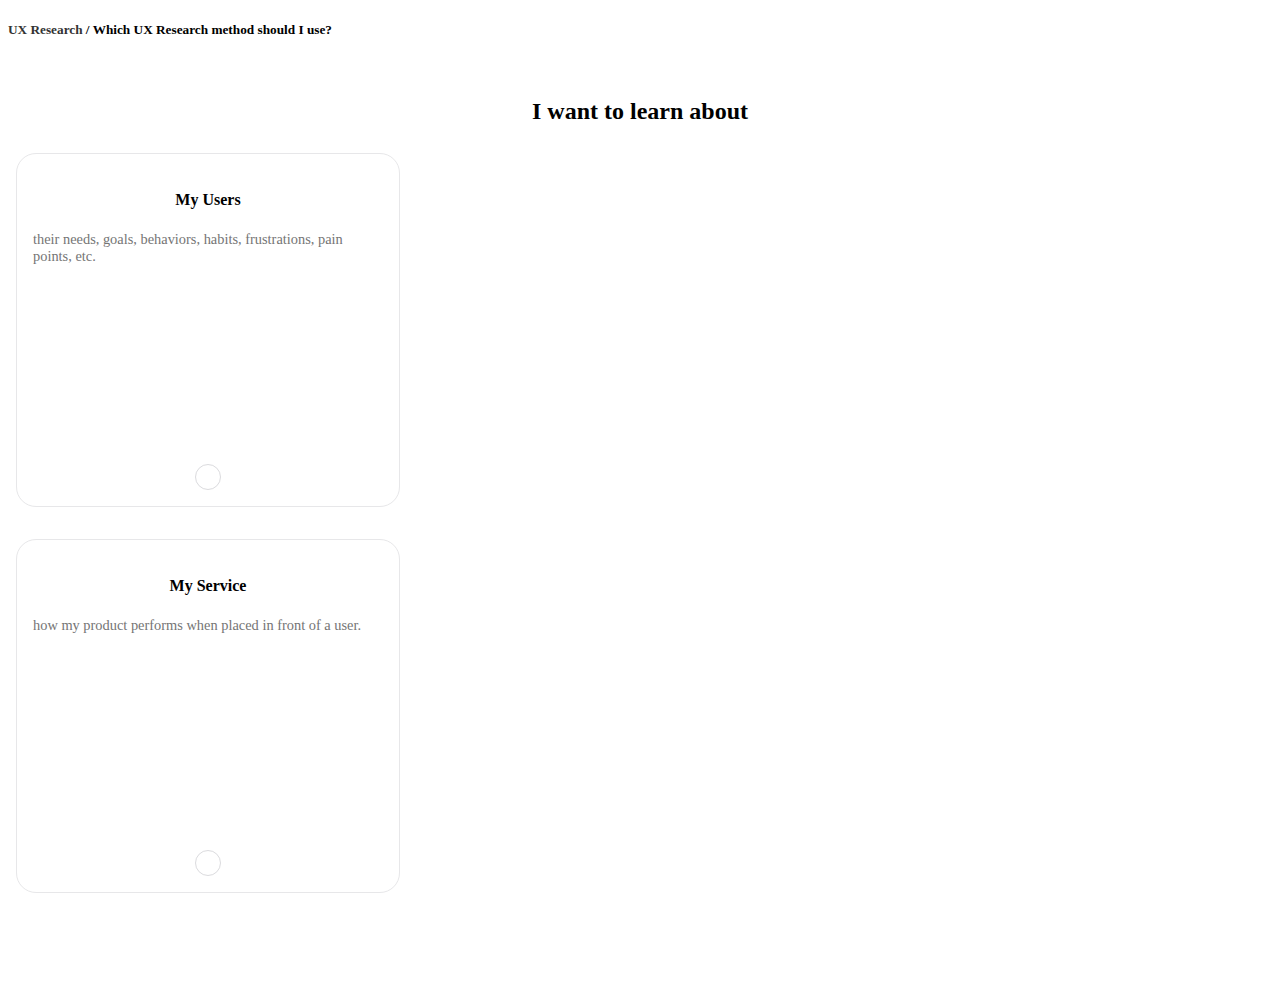
<file: index.html>
<!DOCTYPE html>
<html lang="en">
<head>
   <meta charset="UTF-8">
   <title>UX Suggestion Tool</title>
   <link rel="stylesheet" href="https://stackpath.bootstrapcdn.com/bootstrap/4.5.0/css/bootstrap.min.css"
         integrity="sha384-9aIt2nRpC12Uk9gS9baDl411NQApFmC26EwAOH8WgZl5MYYxFfc+NcPb1dKGj7Sk" crossorigin="anonymous">
   <link rel="stylesheet" href="https://pro.fontawesome.com/releases/v5.10.0/css/all.css"
         integrity="sha384-AYmEC3Yw5cVb3ZcuHtOA93w35dYTsvhLPVnYs9eStHfGJvOvKxVfELGroGkvsg+p" crossorigin="anonymous"/>
   <link rel="stylesheet" href="style.css">
</head>
<body>
<div id="ux-research-suggestion-tool">
   <h5><span style="color: #333;">UX Research</span> / <span
      class="text-primary">Which UX Research method should I use?</span>
   </h5>
   <br>
   <div class="container">
      <!--Survey page slides-->
      <div class="quiz-container">
         <div id="quiz">
            <div class="slide" id="slide1Div"></div>
            <div class="slide" id="slide2Div"></div>
            <div class="slide" id="slide3Div"></div>
            <div class="slide" id="slide4Div"></div>
         </div>
      </div>
      <!--Results page: displays the recommended UX research methods-->
      <div>
         <div id="slide5Div"></div>
      </div>
      <!--Selected options section: displays the list of options the user has selected.-->
      <div class="mb-3" id="selected-option-div" style="display: none">
         <div class="selected-option" id="selected-option-title"></div>
         <hr class="mb-4">
         <div class="selected-option mb-1" id="selected-option-1"></div>
         <div class="selected-option mb-1" id="selected-option-2"></div>
         <div class="selected-option mb-1" id="selected-option-3"></div>
         <div class="selected-option mb-1" id="selected-option-4"></div>
      </div>
      <div id="my-results" style="visibility: hidden">
         <div class="d-flex justify-content-end vtctalink m-0">
            <a class="text-primary" id="start-over">Start Over <i class="fa fa-sync-alt"></i></a>
         </div>
      </div>
   </div>
</div>
<script src="main.js"></script>
</body>
</html>
</file>
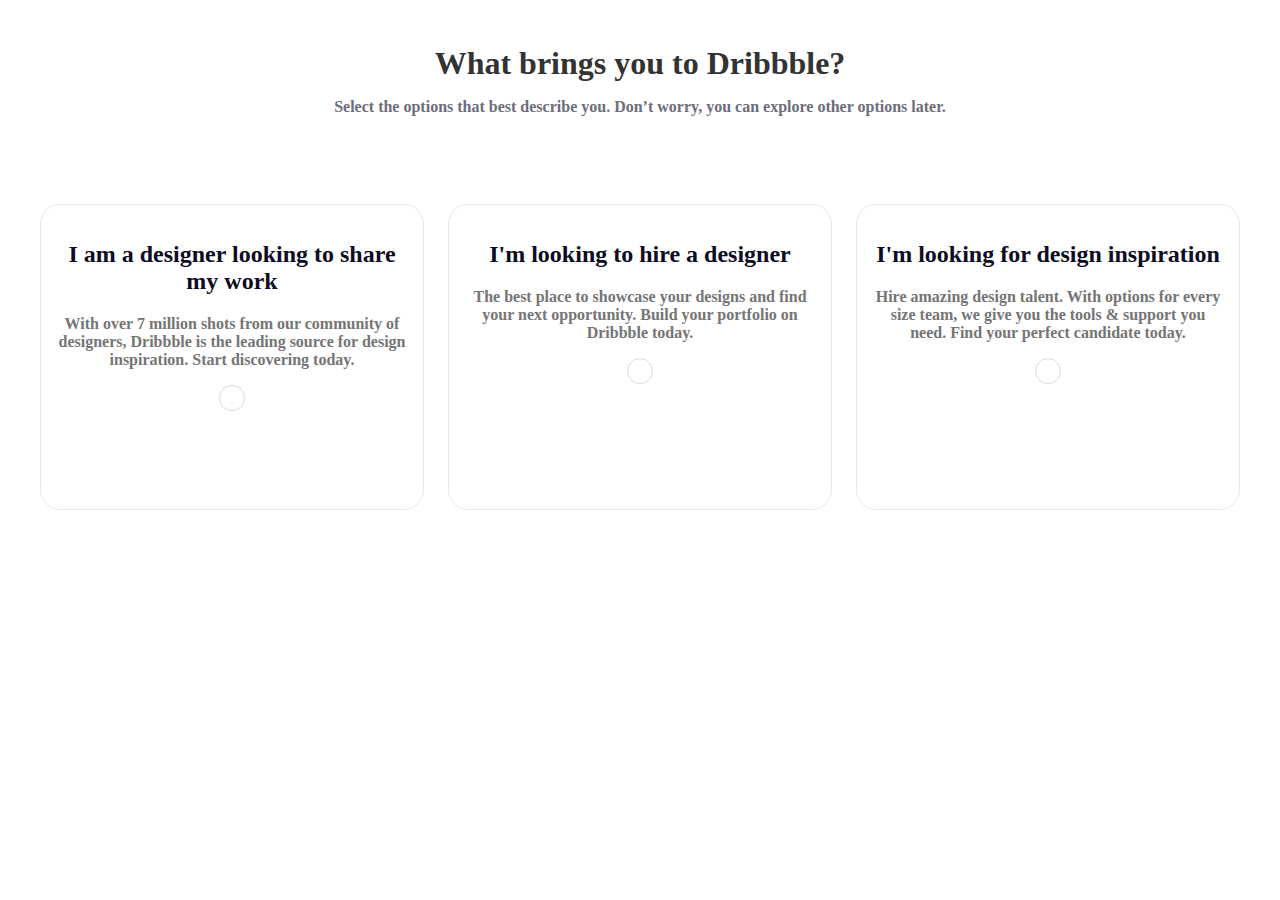
<file: checkBox/index.html>
<!DOCTYPE html>
<html lang="en">
<head>
   <meta charset="UTF-8">
   <title>CheckBox</title>
   <link rel="stylesheet" href="style.css" type="text/css">
</head>
<body>

<div id="top-heading">
   <h1>What brings you to Dribbble?</h1>
   <p>Select the options that best describe you. Don’t worry, you can explore other options later.</p>
</div>
<section class="row">
   <div class="radio-item col-md-4 col-sm-12">
      <input type="checkbox" id="control_01" name="select1" value="1">
      <label for="control_01">
         <h2>I am a designer looking to share my work</h2>
         <p>With over 7 million shots from our community of designers, Dribbble is the leading source for design inspiration. Start discovering today.</p>
         <div class="select-button">
            <svg viewBox="0 0 12 11" fill="none" xmlns="http://www.w3.org/2000/svg" svg-inline="" role="presentation" focusable="false" tabindex="-1" class="fill-current icon-12 text-white" style="display: none" >
               <path d="M11.568.284a1.184 1.184 0 00-1.69.157l-5.31 6.501-2.703-1.838a1.185 1.185 0 00-1.664.34A1.24 1.24 0 00.534 7.14l4.497 3.06 6.691-8.193a1.242 1.242 0 00-.154-1.724z"></path>
            </svg>
         </div>
      </label>
   </div>
   <div class="radio-item col-md-4 col-sm-12">
      <input type="checkbox" id="control_02" name="select2" value="2">
      <label for="control_02">
         <h2>I'm looking to hire a designer</h2>
         <p>The best place to showcase your designs and find your next opportunity. Build your portfolio on Dribbble today.</p>
         <div class="select-button">
            <svg viewBox="0 0 12 11" fill="none" xmlns="http://www.w3.org/2000/svg" svg-inline="" role="presentation" focusable="false" tabindex="-1" class="fill-current icon-12 text-white" style="display: none">
               <path d="M11.568.284a1.184 1.184 0 00-1.69.157l-5.31 6.501-2.703-1.838a1.185 1.185 0 00-1.664.34A1.24 1.24 0 00.534 7.14l4.497 3.06 6.691-8.193a1.242 1.242 0 00-.154-1.724z"></path>
            </svg>
         </div>
      </label>
   </div>
   <div class="radio-item col-md-4 col-sm-12">
      <input type="checkbox" id="control_03" name="select3" value="3">
      <label for="control_03">
         <h2>I'm looking for design inspiration</h2>
         <p>Hire amazing design talent. With options for every size team, we give you the tools &amp; support you need. Find your perfect candidate today.</p>
         <div class="select-button">
            <svg viewBox="0 0 12 11" fill="none" xmlns="http://www.w3.org/2000/svg" svg-inline="" role="presentation" focusable="false" tabindex="-1" class="fill-current icon-12 text-white" style="display: none" >
               <path d="M11.568.284a1.184 1.184 0 00-1.69.157l-5.31 6.501-2.703-1.838a1.185 1.185 0 00-1.664.34A1.24 1.24 0 00.534 7.14l4.497 3.06 6.691-8.193a1.242 1.242 0 00-.154-1.724z"></path>
            </svg>
         </div>
      </label>
   </div>
   <!--   <div>-->
   <!--      <input type="radio" id="control_04" name="select" value="4" disabled>-->
   <!--      <label for="control_04">-->
   <!--         <h2>Mental</h2>-->
   <!--         <p>Prepare for glory! This is going to be one hell of a no-holds-barred ride.</p>-->
   <!--      </label>-->
   <!--   </div>-->
   <!--   <div>-->
   <!--      <input type="radio" id="control_05" name="select" value="5">-->
   <!--      <label for="control_05">-->
   <!--         <h2>Suicidal</h2>-->
   <!--         <p>You will not live. Strap in and write a heart-felt letter to your loved ones.</p>-->
   <!--      </label>-->
   <!--   </div>-->
</section>

</body>
</html>
</file>
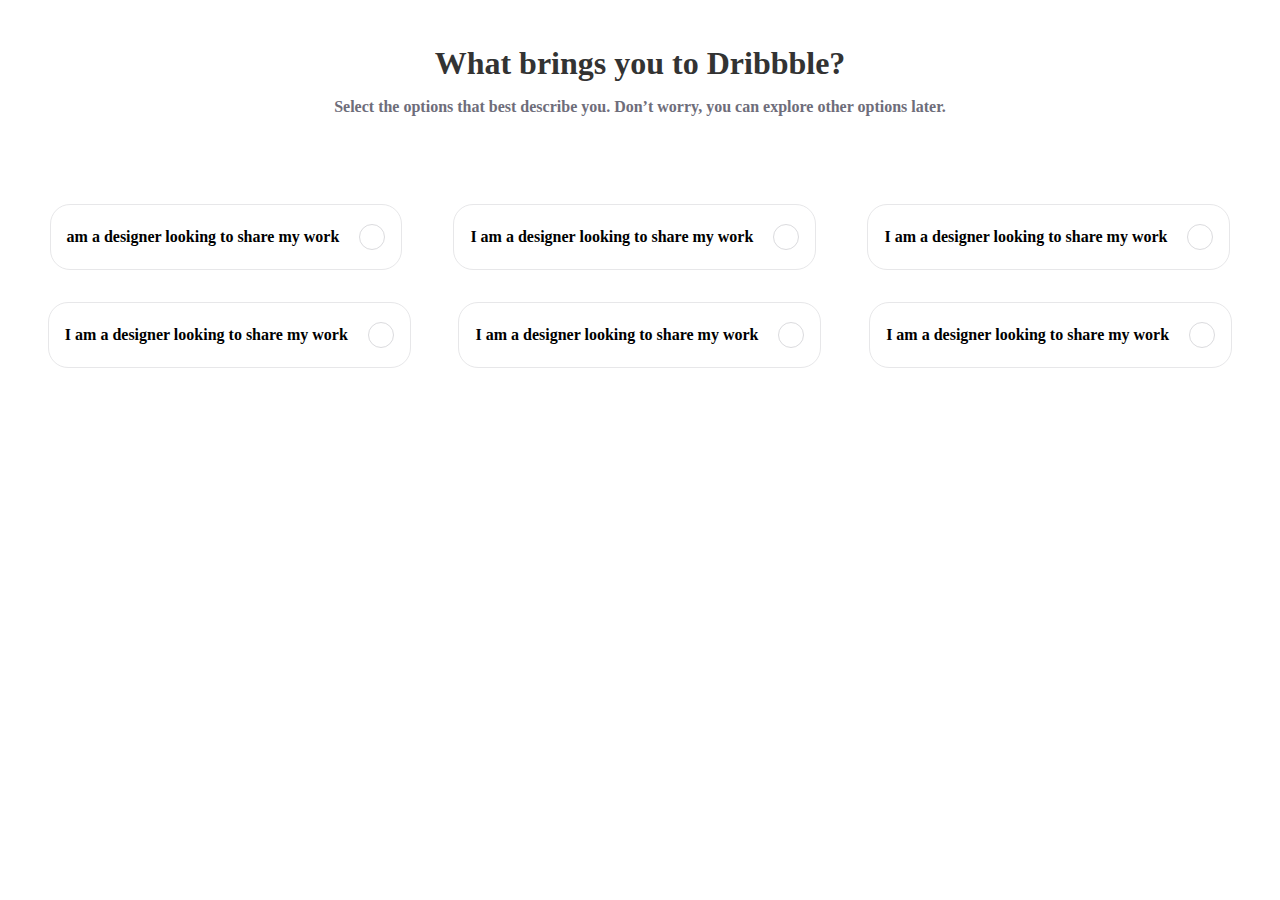
<file: listCheckbox/index.html>
<!DOCTYPE html>
<html lang="en">
<head>
   <meta charset="UTF-8">
   <title>CheckBox</title>
   <link rel="stylesheet" href="style.css" type="text/css">
</head>
<style>
   h4 {
      margin-right: 20px;
      display: inline;
   }
</style>
<body>

<div id="top-heading">
   <h1>What brings you to Dribbble?</h1>
   <p>Select the options that best describe you. Don’t worry, you can explore other options later.</p>
</div>
<section class="row">
   <div class="radio-item col-md-6 col-sm-12">
      <input type="checkbox" id="control_01" name="select1" value="1">
      <label for="control_01">
         <h4> am a designer looking to share my work</h4>
         <span class="select-button" style="display: inline-flex">
            <svg  viewBox="0 0 12 11" fill="none" xmlns="http://www.w3.org/2000/svg" svg-inline="" role="presentation" focusable="false" tabindex="-1" class="fill-current icon-12 text-white" style="display: none" >
               <path d="M11.568.284a1.184 1.184 0 00-1.69.157l-5.31 6.501-2.703-1.838a1.185 1.185 0 00-1.664.34A1.24 1.24 0 00.534 7.14l4.497 3.06 6.691-8.193a1.242 1.242 0 00-.154-1.724z"></path>
            </svg>
         </span>
      </label>
   </div>
   <div class="radio-item col-md-6 col-sm-12">
      <input type="checkbox" id="control_02" name="select2" value="1">
      <label for="control_02">
         <h4>I am a designer looking to share my work</h4>
         <span class="select-button" style="display: inline-flex">
            <svg viewBox="0 0 12 11" fill="none" xmlns="http://www.w3.org/2000/svg" svg-inline="" role="presentation" focusable="false" tabindex="-1" class="fill-current icon-12 text-white" style="display: none" >
               <path d="M11.568.284a1.184 1.184 0 00-1.69.157l-5.31 6.501-2.703-1.838a1.185 1.185 0 00-1.664.34A1.24 1.24 0 00.534 7.14l4.497 3.06 6.691-8.193a1.242 1.242 0 00-.154-1.724z"></path>
            </svg>
         </span>
      </label>
   </div>
   <div class="radio-item col-md-6 col-sm-12">
      <input type="checkbox" id="control_03" name="select3" value="1">
      <label for="control_03">
         <h4>I am a designer looking to share my work</h4>
         <span class="select-button" style="display: inline-flex">
            <svg viewBox="0 0 12 11" fill="none" xmlns="http://www.w3.org/2000/svg" svg-inline="" role="presentation" focusable="false" tabindex="-1" class="fill-current icon-12 text-white" style="display: none" >
               <path d="M11.568.284a1.184 1.184 0 00-1.69.157l-5.31 6.501-2.703-1.838a1.185 1.185 0 00-1.664.34A1.24 1.24 0 00.534 7.14l4.497 3.06 6.691-8.193a1.242 1.242 0 00-.154-1.724z"></path>
            </svg>
         </span>
      </label>
   </div>
   <div class="radio-item col-md-6 col-sm-12">
      <input type="checkbox" id="control_04" name="select4" value="1">
      <label for="control_04">
         <h4>I am a designer looking to share my work</h4>
         <span class="select-button" style="display: inline-flex">
            <svg viewBox="0 0 12 11" fill="none" xmlns="http://www.w3.org/2000/svg" svg-inline="" role="presentation" focusable="false" tabindex="-1" class="fill-current icon-12 text-white" style="display: none" >
               <path d="M11.568.284a1.184 1.184 0 00-1.69.157l-5.31 6.501-2.703-1.838a1.185 1.185 0 00-1.664.34A1.24 1.24 0 00.534 7.14l4.497 3.06 6.691-8.193a1.242 1.242 0 00-.154-1.724z"></path>
            </svg>
         </span>
      </label>
   </div>
   <div class="radio-item col-md-6 col-sm-12">
      <input type="checkbox" id="control_05" name="select5" value="1">
      <label for="control_05">
         <h4>I am a designer looking to share my work</h4>
         <span class="select-button" style="display: inline-flex">
            <svg viewBox="0 0 12 11" fill="none" xmlns="http://www.w3.org/2000/svg" svg-inline="" role="presentation" focusable="false" tabindex="-1" class="fill-current icon-12 text-white" style="display: none" >
               <path d="M11.568.284a1.184 1.184 0 00-1.69.157l-5.31 6.501-2.703-1.838a1.185 1.185 0 00-1.664.34A1.24 1.24 0 00.534 7.14l4.497 3.06 6.691-8.193a1.242 1.242 0 00-.154-1.724z"></path>
            </svg>
         </span>
      </label>
   </div>
   <div class="radio-item col-md-6 col-sm-12">
      <input type="checkbox" id="control_06" name="select6" value="1">
      <label for="control_06">
         <h4>I am a designer looking to share my work</h4>
         <span class="select-button" style="display: inline-flex">
            <svg viewBox="0 0 12 11" fill="none" xmlns="http://www.w3.org/2000/svg" svg-inline="" role="presentation" focusable="false" tabindex="-1" class="fill-current icon-12 text-white" style="display: none" >
               <path d="M11.568.284a1.184 1.184 0 00-1.69.157l-5.31 6.501-2.703-1.838a1.185 1.185 0 00-1.664.34A1.24 1.24 0 00.534 7.14l4.497 3.06 6.691-8.193a1.242 1.242 0 00-.154-1.724z"></path>
            </svg>
         </span>
      </label>
   </div>

</section>

</body>
</html>
</file>
<file: style.css>
#ux-research-suggestion-tool button.costume-btn {
   font-family: 'Work Sans', sans-serif;
   font-size: 18px;
   color: #fff;
   border: 0;
   border-radius: 3px;
   padding: 15px 30px;
   margin: 20px 5px;

}

#ux-research-suggestion-tool button.costume-btn:hover {
   color: #fff;
}

#ux-research-suggestion-tool button#back {
   background-color: #ddd;
   color: #333;
   font-size: 16px;
   padding: 15px 30px;
   margin: 10px 5px;

}

#ux-research-suggestion-tool button#back:hover {
   background-color: #ccc;
   color: #333;
}

.slide {
   position: absolute;
   left: 0px;
   top: 0px;
   width: 100%;
   z-index: 1;
   opacity: 0;
   transition: opacity 0.5s;
}

.active-slide {
   opacity: 1;
   z-index: 2;
}

.quiz-container {
   position: relative;
   min-height: 500px;
}

#top-heading h1 {
   color: #333;
   margin-bottom: 1rem;
}

#top-heading p {
   margin-bottom: 3rem;
   color: #6e6d7a;
   font-size: 1rem;
   font-weight: 600;
}

label {
   cursor: pointer;
   margin: 0;
}

label p {
   color: #757575;
   font-size: 0.9rem;
}

label h2 {
   color: #0d0c22;
}


label:hover {
   background: #fafafa;
   border: 1px solid #fafafa;
   -webkit-transition: all 0.3s cubic-bezier(0.25, 0.1, 0.25, 1);
   transition: all 0.3s cubic-bezier(0.25, 0.1, 0.25, 1);
}

.select-button {
   display: flex;
   width: 24px;
   height: 24px;
   border: 1px solid #dbdbde;
   background: #fff;
   align-items: center;
   justify-content: center;
   border-radius: 50%;
   -webkit-transition: all 0.3s cubic-bezier(0.25, 0.1, 0.25, 1);
   transition: all 0.3s cubic-bezier(0.25, 0.1, 0.25, 1);
}

.select-button:hover {
   border-color: #333;
   -webkit-transition: all 0.3s cubic-bezier(0.25, 0.1, 0.25, 1);
   transition: all 0.3s cubic-bezier(0.25, 0.1, 0.25, 1);
}

.icon-12 {
   width: 12px;
   height: 12px;
}

input[type="radio"]:checked + label .select-button svg, input[type="checkbox"]:checked + label .select-button svg {
   display: inline-block !important;
}

input[type="radio"]:checked + label .select-button, input[type="checkbox"]:checked + label .select-button {
   border-color: var(--vt-burntOrange);
   background: var(--vt-burntOrange);
   -webkit-transition: all 0.3s cubic-bezier(0.25, 0.1, 0.25, 1);
   transition: all 0.3s cubic-bezier(0.25, 0.1, 0.25, 1);
}

.text-white {
   color: #fff;
}

svg:not(:root) {
   overflow: hidden;
}

.fill-current {
   fill: currentColor;
}

#top-heading {
   text-align: center;
}

button.badge {
   border: 0;
}

section > div {
   padding: 0.5rem;
}

input[type="radio"], input[type="checkbox"] {
   display: none;
}

label {
   min-height: 20rem;
   display: block;
   background: white;
   border: 1px solid #e7e7e9;
   border-radius: 20px;
   padding: 1rem;
   margin-bottom: 1rem;
   position: relative;
   -webkit-transition: all 0.15s cubic-bezier(0.25, 0.1, 0.25, 1);
   transition: all 0.15s cubic-bezier(0.25, 0.1, 0.25, 1);
}


input[type="radio"]:checked + label, input[type="checkbox"]:checked + label {
   background: #fff;
   border-color: var(--vt-burntOrange);
}

@media only screen and (max-width: 700px) {
   section {
      flex-direction: column;
   }

   label {
      min-height: auto;
   }

   .quiz-container {
      min-height: 775px;
   }
}

#progress-bar span {
   cursor: pointer;
   padding: 3px 0;
   width: 100%;
   border: var(--vt-maroon-1t) 1px solid;
   border-left-width: 0;
   text-align: center;
}

.text-gray {
   color: #333;
}

.custom-link {
   color: #333;
   text-decoration: underline;
}

.custom-link:hover {
   color: #c64600;
}

button.select-opt[data-selected='true'] {
   color: #fff;
   background: var(--vt-burntOrange);
}

button.select-opt[data-selected='false'] {
   color: #212529;
   background: #e5e1e6;
}
</file>
<file: checkBox/style.css>
body {
   padding: 1rem;
   /*color: hsla(215, 5%, 50%, 1);*/
}
#top-heading h1 {
   color: #333;
   margin-bottom: 1rem;
}
#top-heading p{
   margin-bottom: 5rem;
   color: #6e6d7a;
}

label {
   cursor: pointer;
   max-width: 350px;
   margin: 0;
}

label p {
   color: #757575;
}

label h2 {
   color: #0d0c22;
}


label:hover {
   background: #fafafa;
   border: 1px solid #fafafa;
   -webkit-transition: all 0.3s cubic-bezier(0.25, 0.1, 0.25, 1);
   transition: all 0.3s cubic-bezier(0.25, 0.1, 0.25, 1);
}

.select-button {
   display: flex;
   width: 24px;
   height: 24px;
   border: 1px solid #dbdbde;
   background: #fff;
   align-items: center;
   justify-content: center;
   border-radius: 50%;
   margin: 0 auto 0 auto;
   -webkit-transition: all 0.3s cubic-bezier(0.25, 0.1, 0.25, 1);
   transition: all 0.3s cubic-bezier(0.25, 0.1, 0.25, 1);
}

.select-button:hover {
   border-color: #333;
   -webkit-transition: all 0.3s cubic-bezier(0.25, 0.1, 0.25, 1);
   transition: all 0.3s cubic-bezier(0.25, 0.1, 0.25, 1);
}

.icon-12 {
   width: 12px;
   height: 12px;
}

input[type="checkbox"]:checked + label .select-button svg {
   display: inline-block !important;
}

input[type="checkbox"]:checked + label .select-button {
   border-color: #ea4c89;
   background: #ea4c89;
   -webkit-transition: all 0.3s cubic-bezier(0.25, 0.1, 0.25, 1);
   transition: all 0.3s cubic-bezier(0.25, 0.1, 0.25, 1);
}

.text-white {
   color: #fff;
}

svg:not(:root) {
   overflow: hidden;
}

.fill-current {
   fill: currentColor;
}

.radio-item {

}

#top-heading {
   text-align: center;
}
section {
   display: flex;
   flex-flow: row wrap;
   align-items: center;
   justify-content: space-evenly;
}


section > div {
   padding: 0.5rem;
}
input[type="checkbox"] {
   display: none;
}
label {
   height: 17rem;
   display: block;
   background: white;
   border: 1px solid #e7e7e9;
   border-radius: 20px;
   padding: 1rem;
   margin-bottom: 1rem;
   /*margin: 1rem;*/
   text-align: center;
   /*box-shadow: 0px 3px 10px -2px hsla(150, 5%, 65%, 0.5);*/
   position: relative;
   -webkit-transition: all 0.15s cubic-bezier(0.25, 0.1, 0.25, 1);
   transition: all 0.15s cubic-bezier(0.25, 0.1, 0.25, 1);
}
input[type="checkbox"]:checked + label {
   background: #fff;
   border-color: #ea4c89;
   /*-webkit-transition: all 2s cubic-bezier(0.25, 0.1, 0.25, 1);*/
   /*transition: all 0.9s cubic-bezier(0.25, 0.1, 0.25, 1);*/
   /*&::after {*/
   /*    font-family: FontAwesome;*/
   /*    content: "\f00c";*/
   /*    font-size: 24px;*/
   /*    position: absolute;*/
   /*    top: -25px;*/
   /*    left: 50%;*/
   /*    transform: translateX(-50%);*/
   /*    height: 50px;*/
   /*    width: 50px;*/
   /*    line-height: 50px;*/
   /*    text-align: center;*/
   /*    border-radius: 50%;*/
   /*    background: white;*/
   /* }*/
}

p {
   font-weight: 900;
}

@media only screen and (max-width: 700px) {
   section {
      flex-direction: column;
   }
}
</file>
<file: listCheckbox/style.css>
body {
   padding: 1rem;
   /*color: hsla(215, 5%, 50%, 1);*/
}
#top-heading h1 {
   color: #333;
   margin-bottom: 1rem;
}
#top-heading p{
   margin-bottom: 5rem;
   color: #6e6d7a;
}

label {
   cursor: pointer;
   /*max-width: 350px;*/
   margin: 0;
}

label p {
   color: #757575;
}

label h2 {
   color: #0d0c22;
}


label:hover {
   background: #fafafa;
   border: 1px solid #fafafa;
   -webkit-transition: all 0.3s cubic-bezier(0.25, 0.1, 0.25, 1);
   transition: all 0.3s cubic-bezier(0.25, 0.1, 0.25, 1);
}

.select-button {
   display: flex;
   width: 24px;
   height: 24px;
   border: 1px solid #dbdbde;
   background: #fff;
   align-items: center;
   justify-content: center;
   border-radius: 50%;
   margin: 0 auto 0 auto;
   -webkit-transition: all 0.3s cubic-bezier(0.25, 0.1, 0.25, 1);
   transition: all 0.3s cubic-bezier(0.25, 0.1, 0.25, 1);
}

.select-button:hover {
   border-color: #333;
   -webkit-transition: all 0.3s cubic-bezier(0.25, 0.1, 0.25, 1);
   transition: all 0.3s cubic-bezier(0.25, 0.1, 0.25, 1);
}

.icon-12 {
   width: 12px;
   height: 12px;
}

input[type="checkbox"]:checked + label .select-button svg {
   display: inline !important;
}

input[type="checkbox"]:checked + label .select-button {
   border-color: #ea4c89;
   background: #ea4c89;
   -webkit-transition: all 0.3s cubic-bezier(0.25, 0.1, 0.25, 1);
   transition: all 0.3s cubic-bezier(0.25, 0.1, 0.25, 1);
}

.text-white {
   color: #fff;
}

svg:not(:root) {
   /*overflow: hidden;*/
}

.fill-current {
   fill: currentColor;
}

.radio-item {

}

#top-heading {
   text-align: center;
}
section {
   display: flex;
   flex-flow: row wrap;
   align-items: center;
   justify-content: space-around;
}


section > div {
   padding: 0.5rem;
}
input[type="checkbox"] {
   display: none;
}
label {
   height: 2rem;
   display: flex;
   align-items: center;
   background: white;
   border: 1px solid #e7e7e9;
   border-radius: 20px;
   padding: 1rem;
   margin-bottom: 1rem;
   /*margin: 1rem;*/
   text-align: center;
   /*box-shadow: 0px 3px 10px -2px hsla(150, 5%, 65%, 0.5);*/
   position: relative;
   -webkit-transition: all 0.15s cubic-bezier(0.25, 0.1, 0.25, 1);
   transition: all 0.15s cubic-bezier(0.25, 0.1, 0.25, 1);
}
input[type="checkbox"]:checked + label {
   background: #fff;
   border-color: #ea4c89;
   /*-webkit-transition: all 2s cubic-bezier(0.25, 0.1, 0.25, 1);*/
   /*transition: all 0.9s cubic-bezier(0.25, 0.1, 0.25, 1);*/
   /*&::after {*/
   /*    font-family: FontAwesome;*/
   /*    content: "\f00c";*/
   /*    font-size: 24px;*/
   /*    position: absolute;*/
   /*    top: -25px;*/
   /*    left: 50%;*/
   /*    transform: translateX(-50%);*/
   /*    height: 50px;*/
   /*    width: 50px;*/
   /*    line-height: 50px;*/
   /*    text-align: center;*/
   /*    border-radius: 50%;*/
   /*    background: white;*/
   /* }*/
}

p {
   font-weight: 900;
}

@media only screen and (max-width: 700px) {
   section {
      flex-direction: column;
   }
}
</file>
